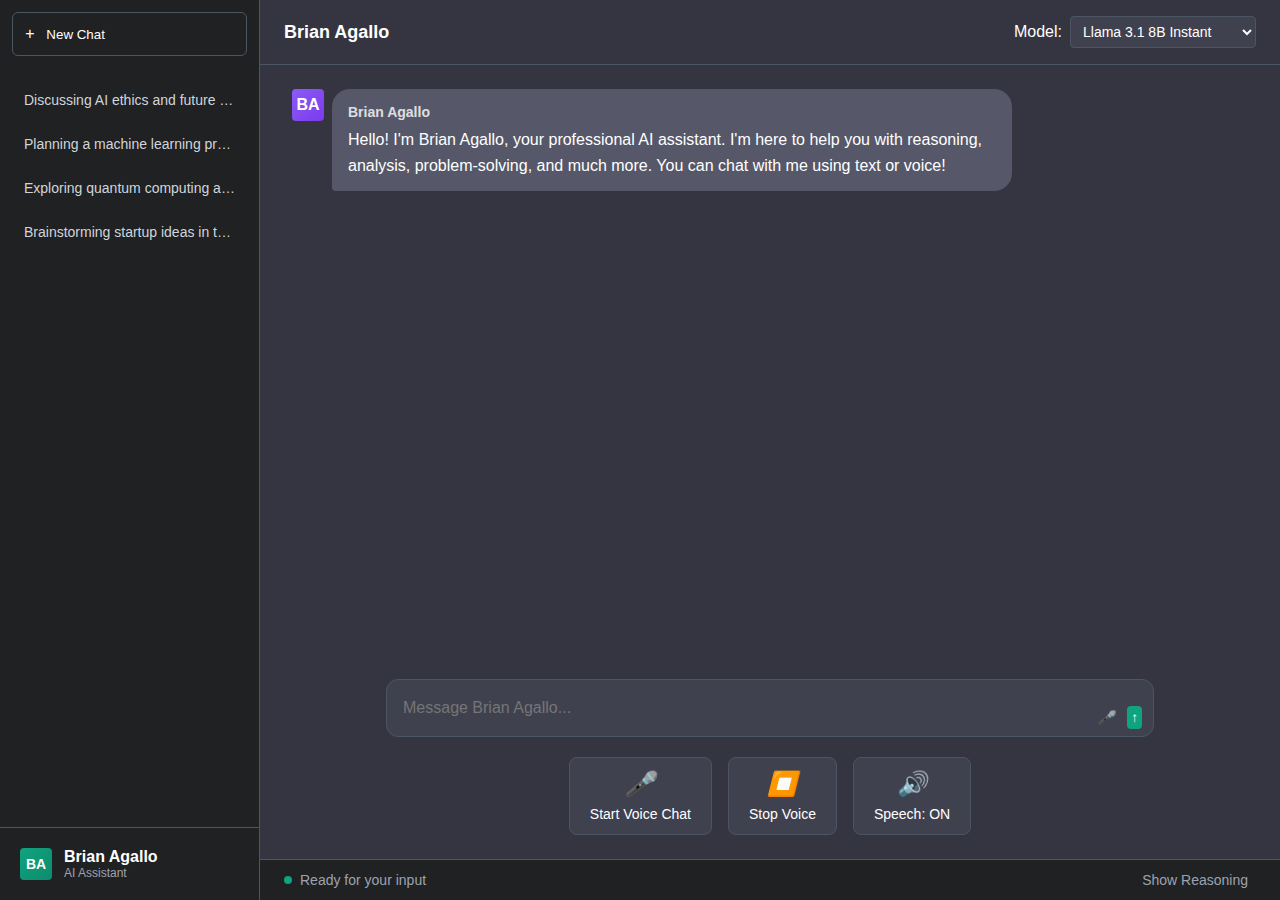
<file: index.html>
<!DOCTYPE html>
<html lang="en">
<head>
    <meta charset="UTF-8">
    <meta name="viewport" content="width=device-width, initial-scale=1.0">
    <title>Brian Agallo - AI Assistant with Voice Chat</title>
    <style>
        :root {
            --primary: #10a37f;
            --primary-dark: #0d8c6c;
            --sidebar: #202123;
            --chat-bg: #343541;
            --message-user: #444654;
            --message-bot: #343541;
            --text-primary: #ffffff;
            --text-secondary: #d1d5db;
            --text-muted: #9ca3af;
            --border: #4b5563;
            --input-bg: #40414f;
            --user-bubble: #10a37f;
            --bot-bubble: #565869;
            --voice-active: #ef4444;
        }
        
        * {
            margin: 0;
            padding: 0;
            box-sizing: border-box;
            font-family: -apple-system, BlinkMacSystemFont, 'Segoe UI', Roboto, Oxygen, Ubuntu, sans-serif;
        }
        
        body {
            background-color: var(--chat-bg);
            color: var(--text-primary);
            height: 100vh;
            overflow: hidden;
        }
        
        .app-container {
            display: flex;
            height: 100vh;
        }
        
        /* Sidebar Styles */
        .sidebar {
            width: 260px;
            background-color: var(--sidebar);
            display: flex;
            flex-direction: column;
            border-right: 1px solid var(--border);
        }
        
        .new-chat-btn {
            margin: 12px;
            padding: 12px;
            background-color: transparent;
            border: 1px solid var(--border);
            border-radius: 6px;
            color: var(--text-primary);
            cursor: pointer;
            display: flex;
            align-items: center;
            gap: 12px;
            transition: all 0.2s;
        }
        
        .new-chat-btn:hover {
            background-color: rgba(255, 255, 255, 0.1);
        }
        
        .new-chat-btn i {
            font-size: 16px;
        }
        
        .history {
            flex: 1;
            overflow-y: auto;
            padding: 12px;
        }
        
        .history-item {
            padding: 12px;
            border-radius: 6px;
            cursor: pointer;
            margin-bottom: 4px;
            color: var(--text-secondary);
            font-size: 14px;
            white-space: nowrap;
            overflow: hidden;
            text-overflow: ellipsis;
        }
        
        .history-item:hover {
            background-color: rgba(255, 255, 255, 0.05);
        }
        
        .sidebar-footer {
            padding: 12px;
            border-top: 1px solid var(--border);
        }
        
        .user-info {
            display: flex;
            align-items: center;
            gap: 12px;
            padding: 8px;
            border-radius: 6px;
            cursor: pointer;
        }
        
        .user-info:hover {
            background-color: rgba(255, 255, 255, 0.05);
        }
        
        .user-avatar {
            width: 32px;
            height: 32px;
            border-radius: 4px;
            background: linear-gradient(135deg, var(--primary), #2563eb);
            display: flex;
            align-items: center;
            justify-content: center;
            font-weight: bold;
            font-size: 14px;
        }
        
        /* Main Chat Area */
        .main-content {
            flex: 1;
            display: flex;
            flex-direction: column;
            position: relative;
        }
        
        .chat-header {
            padding: 16px 24px;
            border-bottom: 1px solid var(--border);
            display: flex;
            align-items: center;
            justify-content: space-between;
        }
        
        .chat-title {
            font-size: 18px;
            font-weight: 600;
        }
        
        .model-selector {
            display: flex;
            align-items: center;
            gap: 8px;
        }
        
        .model-selector select {
            background-color: var(--input-bg);
            color: var(--text-primary);
            border: 1px solid var(--border);
            border-radius: 4px;
            padding: 6px 8px;
            font-size: 14px;
            outline: none;
        }
        
        .messages-container {
            flex: 1;
            overflow-y: auto;
            padding: 24px;
            display: flex;
            flex-direction: column;
            gap: 16px;
        }
        
        .message {
            display: flex;
            max-width: 100%;
            line-height: 1.6;
        }
        
        .user-message {
            justify-content: flex-end;
        }
        
        .bot-message {
            justify-content: flex-start;
        }
        
        .message-avatar {
            width: 32px;
            height: 32px;
            border-radius: 4px;
            display: flex;
            align-items: center;
            justify-content: center;
            font-weight: bold;
            flex-shrink: 0;
            margin: 0 8px;
        }
        
        .user-avatar {
            background: linear-gradient(135deg, #10a37f, #0d8c6c);
        }
        
        .bot-avatar {
            background: linear-gradient(135deg, #8b5cf6, #7c3aed);
        }
        
        .message-content {
            max-width: 70%;
            padding: 12px 16px;
            border-radius: 18px;
            position: relative;
            word-wrap: break-word;
        }
        
        .user-message .message-content {
            background-color: var(--user-bubble);
            color: white;
            border-bottom-right-radius: 4px;
        }
        
        .bot-message .message-content {
            background-color: var(--bot-bubble);
            color: var(--text-primary);
            border-bottom-left-radius: 4px;
        }
        
        .message-sender {
            font-weight: 600;
            margin-bottom: 4px;
            font-size: 14px;
            opacity: 0.8;
        }
        
        /* Input Area */
        .input-container {
            padding: 24px;
            position: relative;
        }
        
        .input-wrapper {
            position: relative;
            max-width: 768px;
            margin: 0 auto;
        }
        
        .user-input {
            width: 100%;
            padding: 16px 48px 16px 16px;
            background-color: var(--input-bg);
            border: 1px solid var(--border);
            border-radius: 12px;
            color: var(--text-primary);
            font-size: 16px;
            resize: none;
            outline: none;
            line-height: 1.5;
            max-height: 200px;
            min-height: 56px;
        }
        
        .user-input:focus {
            border-color: var(--primary);
        }
        
        .input-buttons {
            position: absolute;
            right: 12px;
            bottom: 12px;
            display: flex;
            gap: 8px;
        }
        
        .input-btn {
            background: transparent;
            border: none;
            color: var(--text-muted);
            cursor: pointer;
            padding: 4px;
            border-radius: 4px;
            display: flex;
            align-items: center;
            justify-content: center;
        }
        
        .input-btn:hover {
            color: var(--text-primary);
            background-color: rgba(255, 255, 255, 0.1);
        }
        
        .send-btn {
            background-color: var(--primary);
            color: white;
        }
        
        .send-btn:hover {
            background-color: var(--primary-dark);
        }
        
        .send-btn:disabled {
            background-color: var(--border);
            cursor: not-allowed;
        }
        
        /* Voice Controls */
        .voice-controls {
            display: flex;
            justify-content: center;
            gap: 16px;
            margin-top: 16px;
        }
        
        .voice-btn {
            display: flex;
            flex-direction: column;
            align-items: center;
            gap: 8px;
            padding: 12px 20px;
            background-color: var(--input-bg);
            border: 1px solid var(--border);
            border-radius: 8px;
            color: var(--text-primary);
            cursor: pointer;
            transition: all 0.2s;
        }
        
        .voice-btn:hover {
            background-color: rgba(255, 255, 255, 0.05);
        }
        
        .voice-btn.active {
            background-color: var(--voice-active);
            color: white;
        }
        
        .voice-btn i {
            font-size: 24px;
        }
        
        .voice-btn-text {
            font-size: 14px;
        }
        
        /* Voice Visualization */
        .voice-visualizer {
            display: flex;
            justify-content: center;
            align-items: center;
            gap: 4px;
            margin-top: 8px;
            height: 20px;
        }
        
        .voice-bar {
            width: 4px;
            height: 4px;
            background-color: var(--text-muted);
            border-radius: 2px;
            transition: height 0.1s ease;
        }
        
        .voice-bar.active {
            background-color: var(--voice-active);
        }
        
        /* Reasoning Panel */
        .reasoning-panel {
            position: absolute;
            right: 0;
            top: 0;
            bottom: 0;
            width: 320px;
            background-color: var(--sidebar);
            border-left: 1px solid var(--border);
            transform: translateX(100%);
            transition: transform 0.3s ease;
            display: flex;
            flex-direction: column;
        }
        
        .reasoning-panel.open {
            transform: translateX(0);
        }
        
        .reasoning-header {
            padding: 16px;
            border-bottom: 1px solid var(--border);
            display: flex;
            align-items: center;
            justify-content: space-between;
        }
        
        .reasoning-title {
            font-size: 16px;
            font-weight: 600;
            display: flex;
            align-items: center;
            gap: 8px;
        }
        
        .close-reasoning {
            background: transparent;
            border: none;
            color: var(--text-muted);
            cursor: pointer;
            padding: 4px;
            border-radius: 4px;
        }
        
        .close-reasoning:hover {
            color: var(--text-primary);
            background-color: rgba(255, 255, 255, 0.1);
        }
        
        .reasoning-content {
            flex: 1;
            overflow-y: auto;
            padding: 16px;
        }
        
        .reasoning-step {
            margin-bottom: 16px;
            padding: 12px;
            background-color: rgba(255, 255, 255, 0.05);
            border-radius: 8px;
            border-left: 3px solid var(--primary);
        }
        
        .step-header {
            display: flex;
            justify-content: space-between;
            margin-bottom: 8px;
            font-size: 14px;
            font-weight: 600;
            color: var(--primary);
        }
        
        .step-time {
            color: var(--text-muted);
            font-size: 12px;
        }
        
        .step-content {
            font-size: 14px;
            color: var(--text-secondary);
            line-height: 1.5;
        }
        
        /* Status and Typing Indicators */
        .status-bar {
            padding: 8px 24px;
            background-color: var(--sidebar);
            border-top: 1px solid var(--border);
            display: flex;
            align-items: center;
            justify-content: space-between;
            font-size: 14px;
            color: var(--text-muted);
        }
        
        .status {
            display: flex;
            align-items: center;
            gap: 8px;
        }
        
        .status-dot {
            width: 8px;
            height: 8px;
            border-radius: 50%;
            background-color: var(--primary);
        }
        
        .status-dot.thinking {
            background-color: #f59e0b;
            animation: pulse 1.5s infinite;
        }
        
        @keyframes pulse {
            0% { opacity: 1; }
            50% { opacity: 0.5; }
            100% { opacity: 1; }
        }
        
        .typing-indicator {
            display: flex;
            align-items: center;
            gap: 8px;
            color: var(--text-muted);
        }
        
        .typing-dots {
            display: flex;
            gap: 4px;
        }
        
        .typing-dot {
            width: 6px;
            height: 6px;
            border-radius: 50%;
            background-color: var(--text-muted);
            animation: typing 1.4s infinite ease-in-out;
        }
        
        .typing-dot:nth-child(1) { animation-delay: -0.32s; }
        .typing-dot:nth-child(2) { animation-delay: -0.16s; }
        
        @keyframes typing {
            0%, 80%, 100% { transform: scale(0.8); opacity: 0.5; }
            40% { transform: scale(1); opacity: 1; }
        }
        
        .toggle-reasoning {
            background: transparent;
            border: none;
            color: var(--text-muted);
            cursor: pointer;
            padding: 4px 8px;
            border-radius: 4px;
            font-size: 14px;
        }
        
        .toggle-reasoning:hover {
            color: var(--text-primary);
            background-color: rgba(255, 255, 255, 0.1);
        }
        
        /* Mobile Responsive */
        @media (max-width: 768px) {
            .sidebar {
                position: absolute;
                left: -260px;
                z-index: 10;
                transition: left 0.3s ease;
            }
            
            .sidebar.open {
                left: 0;
            }
            
            .reasoning-panel {
                width: 100%;
            }
            
            .message-content {
                max-width: 85%;
            }
            
            .voice-controls {
                flex-direction: column;
                gap: 8px;
            }
        }
    </style>
</head>
<body>
    <div class="app-container">
        <!-- Sidebar -->
        <div class="sidebar">
            <button class="new-chat-btn">
                <i>+</i> New Chat
            </button>
            <div class="history">
                <div class="history-item">Discussing AI ethics and future implications</div>
                <div class="history-item">Planning a machine learning project roadmap</div>
                <div class="history-item">Exploring quantum computing applications</div>
                <div class="history-item">Brainstorming startup ideas in tech</div>
            </div>
            <div class="sidebar-footer">
                <div class="user-info">
                    <div class="user-avatar">BA</div>
                    <div>
                        <div style="font-weight: 600;">Brian Agallo</div>
                        <div style="font-size: 12px; color: var(--text-muted);">AI Assistant</div>
                    </div>
                </div>
            </div>
        </div>
        
        <!-- Main Chat Area -->
        <div class="main-content">
            <div class="chat-header">
                <div class="chat-title">Brian Agallo</div>
                <div class="model-selector">
                    <label>Model:</label>
                    <select id="model-select">
                        <option value="llama-3.1-8b-instant">Llama 3.1 8B Instant</option>
                        <option value="llama-3.1-70b-versatile">Llama 3.1 70B Versatile</option>
                        <option value="mixtral-8x7b-32768">Mixtral 8x7B</option>
                        <option value="gemma2-9b-it">Gemma2 9B</option>
                    </select>
                </div>
            </div>
            
            <div class="messages-container" id="messages-container">
                <div class="message bot-message">
                    <div class="message-avatar bot-avatar">BA</div>
                    <div class="message-content">
                        <div class="message-sender">Brian Agallo</div>
                        <div>Hello! I'm Brian Agallo, your professional AI assistant. I'm here to help you with reasoning, analysis, problem-solving, and much more. You can chat with me using text or voice!</div>
                    </div>
                </div>
            </div>
            
            <div class="input-container">
                <div class="input-wrapper">
                    <textarea class="user-input" id="user-input" placeholder="Message Brian Agallo..." rows="1"></textarea>
                    <div class="input-buttons">
                        <button class="input-btn" id="voice-input-btn" title="Voice Input">
                            <i>🎤</i>
                        </button>
                        <button class="input-btn send-btn" id="send-btn">
                            <i>↑</i>
                        </button>
                    </div>
                </div>
                
                <!-- Voice Controls -->
                <div class="voice-controls">
                    <button class="voice-btn" id="start-voice-btn">
                        <i>🎤</i>
                        <span class="voice-btn-text">Start Voice Chat</span>
                    </button>
                    <button class="voice-btn" id="stop-voice-btn" disabled>
                        <i>⏹️</i>
                        <span class="voice-btn-text">Stop Voice</span>
                    </button>
                    <button class="voice-btn" id="toggle-speech-btn">
                        <i>🔊</i>
                        <span class="voice-btn-text">Speech: ON</span>
                    </button>
                </div>
                
                <!-- Voice Visualization -->
                <div class="voice-visualizer" id="voice-visualizer" style="display: none;">
                    <div class="voice-bar"></div>
                    <div class="voice-bar"></div>
                    <div class="voice-bar"></div>
                    <div class="voice-bar"></div>
                    <div class="voice-bar"></div>
                    <div class="voice-bar"></div>
                    <div class="voice-bar"></div>
                    <div class="voice-bar"></div>
                    <div class="voice-bar"></div>
                    <div class="voice-bar"></div>
                </div>
            </div>
            
            <div class="status-bar">
                <div class="status">
                    <div class="status-dot" id="status-dot"></div>
                    <span id="status-text">Ready for your input</span>
                </div>
                <div class="typing-indicator" id="typing-indicator" style="display: none;">
                    <span>Brian is thinking</span>
                    <div class="typing-dots">
                        <div class="typing-dot"></div>
                        <div class="typing-dot"></div>
                        <div class="typing-dot"></div>
                    </div>
                </div>
                <button class="toggle-reasoning" id="toggle-reasoning">Show Reasoning</button>
            </div>
        </div>
        
        <!-- Reasoning Panel -->
        <div class="reasoning-panel" id="reasoning-panel">
            <div class="reasoning-header">
                <div class="reasoning-title">
                    <i>🧠</i> Brian's Reasoning Process
                </div>
                <button class="close-reasoning" id="close-reasoning">×</button>
            </div>
            <div class="reasoning-content" id="reasoning-content">
                <div class="reasoning-step">
                    <div class="step-header">
                        <span>System Initialized</span>
                        <span class="step-time" id="current-time"></span>
                    </div>
                    <div class="step-content">Brian Agallo is ready. Waiting for user input to begin reasoning process.</div>
                </div>
            </div>
        </div>
    </div>

    <script>
        // DOM Elements
        const messagesContainer = document.getElementById('messages-container');
        const userInput = document.getElementById('user-input');
        const sendBtn = document.getElementById('send-btn');
        const voiceInputBtn = document.getElementById('voice-input-btn');
        const startVoiceBtn = document.getElementById('start-voice-btn');
        const stopVoiceBtn = document.getElementById('stop-voice-btn');
        const toggleSpeechBtn = document.getElementById('toggle-speech-btn');
        const voiceVisualizer = document.getElementById('voice-visualizer');
        const statusText = document.getElementById('status-text');
        const statusDot = document.getElementById('status-dot');
        const typingIndicator = document.getElementById('typing-indicator');
        const reasoningContent = document.getElementById('reasoning-content');
        const reasoningPanel = document.getElementById('reasoning-panel');
        const toggleReasoningBtn = document.getElementById('toggle-reasoning');
        const closeReasoningBtn = document.getElementById('close-reasoning');
        const currentTimeEl = document.getElementById('current-time');
        const modelSelect = document.getElementById('model-select');
        
        // Voice settings
        let isSpeechEnabled = true;
        let isVoiceActive = false;
        let voiceBars = [];
        
        // Update current time
        function updateTime() {
            const now = new Date();
            currentTimeEl.textContent = now.toLocaleTimeString([], {hour: '2-digit', minute:'2-digit'});
        }
        setInterval(updateTime, 1000);
        updateTime();
        
        // API Configuration for Groq
        const GROQ_API_URL = "https://api.groq.com/openai/v1/chat/completions";
        const API_KEY = "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";
        
        // Available Groq Models
        const GROQ_MODELS = {
            "llama-3.1-8b-instant": "llama-3.1-8b-instant",
            "llama-3.1-70b-versatile": "llama-3.1-70b-versatile", 
            "mixtral-8x7b-32768": "mixtral-8x7b-32768",
            "gemma2-9b-it": "gemma2-9b-it"
        };
        
        // Conversation history
        let conversationHistory = [
            {
                role: "system",
                content: `You are Brian Agallo, a professional AI assistant with advanced reasoning capabilities. 
                You have a personality that is professional yet approachable.
                Always think step by step before answering. 
                Provide clear, accurate, and helpful responses.
                If you need to reason through something, explain your thought process.
                Keep responses conversational but informative.
                Be concise but thorough in your explanations.
                You enjoy helping people solve problems and learn new things.
                When appropriate, you can share insights about your reasoning process.`
            }
        ];
        
        // Initialize voice visualization bars
        function initializeVoiceVisualizer() {
            voiceBars = Array.from(voiceVisualizer.querySelectorAll('.voice-bar'));
        }
        
        // Update voice visualization
        function updateVoiceVisualization(volume) {
            if (!isVoiceActive) return;
            
            voiceBars.forEach((bar, index) => {
                const shouldBeActive = index < Math.floor(volume / 10);
                if (shouldBeActive) {
                    bar.classList.add('active');
                    bar.style.height = `${10 + (index * 5)}px`;
                } else {
                    bar.classList.remove('active');
                    bar.style.height = '4px';
                }
            });
        }
        
        // Auto-resize textarea
        userInput.addEventListener('input', function() {
            this.style.height = 'auto';
            this.style.height = (this.scrollHeight) + 'px';
        });
        
        // Speech Recognition Setup
        const SpeechRecognition = window.SpeechRecognition || window.webkitSpeechRecognition;
        let recognition;
        let isListening = false;
        
        if (SpeechRecognition) {
            recognition = new SpeechRecognition();
            recognition.continuous = false;
            recognition.interimResults = true;
            recognition.lang = 'en-US';
            
            recognition.onstart = function() {
                statusText.textContent = "Listening... Speak now";
                voiceInputBtn.style.color = "#ef4444";
                startVoiceBtn.classList.add('active');
                stopVoiceBtn.disabled = false;
                isListening = true;
                isVoiceActive = true;
                voiceVisualizer.style.display = 'flex';
            };
            
            recognition.onresult = function(event) {
                const transcript = Array.from(event.results)
                    .map(result => result[0])
                    .map(result => result.transcript)
                    .join('');
                
                userInput.value = transcript;
                userInput.dispatchEvent(new Event('input'));
                
                // Simulate voice visualization based on transcript length
                const volume = Math.min(100, transcript.length * 2);
                updateVoiceVisualization(volume);
            };
            
            recognition.onerror = function(event) {
                console.error("Speech recognition error:", event.error);
                statusText.textContent = "Error: " + event.error;
                voiceInputBtn.style.color = "";
                startVoiceBtn.classList.remove('active');
                stopVoiceBtn.disabled = true;
                isListening = false;
                isVoiceActive = false;
                voiceVisualizer.style.display = 'none';
            };
            
            recognition.onend = function() {
                if (isListening) {
                    statusText.textContent = "Processing your voice input...";
                    voiceInputBtn.style.color = "";
                    startVoiceBtn.classList.remove('active');
                    stopVoiceBtn.disabled = true;
                    isListening = false;
                    isVoiceActive = false;
                    voiceVisualizer.style.display = 'none';
                    
                    // Auto-send if there's text
                    if (userInput.value.trim()) {
                        setTimeout(() => {
                            sendMessage();
                        }, 500);
                    }
                }
            };
        } else {
            voiceInputBtn.disabled = true;
            startVoiceBtn.disabled = true;
            voiceInputBtn.title = "Speech Recognition not supported in your browser";
            startVoiceBtn.title = "Speech Recognition not supported in your browser";
        }
        
        // Event Listeners
        sendBtn.addEventListener('click', sendMessage);
        userInput.addEventListener('keypress', function(e) {
            if (e.key === 'Enter' && !e.shiftKey) {
                e.preventDefault();
                sendMessage();
            }
        });
        
        voiceInputBtn.addEventListener('click', toggleVoiceRecognition);
        startVoiceBtn.addEventListener('click', startVoiceRecognition);
        stopVoiceBtn.addEventListener('click', stopVoiceRecognition);
        toggleSpeechBtn.addEventListener('click', toggleSpeech);
        toggleReasoningBtn.addEventListener('click', toggleReasoningPanel);
        closeReasoningBtn.addEventListener('click', closeReasoningPanel);
        
        // Functions
        function toggleVoiceRecognition() {
            if (!SpeechRecognition) {
                statusText.textContent = "Speech recognition not supported in your browser";
                return;
            }
            
            if (isListening) {
                recognition.stop();
            } else {
                userInput.value = '';
                userInput.dispatchEvent(new Event('input'));
                recognition.start();
            }
        }
        
        function startVoiceRecognition() {
            if (!SpeechRecognition) {
                statusText.textContent = "Speech recognition not supported in your browser";
                return;
            }
            
            userInput.value = '';
            userInput.dispatchEvent(new Event('input'));
            recognition.start();
        }
        
        function stopVoiceRecognition() {
            if (isListening) {
                recognition.stop();
            }
        }
        
        function toggleSpeech() {
            isSpeechEnabled = !isSpeechEnabled;
            toggleSpeechBtn.querySelector('.voice-btn-text').textContent = 
                `Speech: ${isSpeechEnabled ? 'ON' : 'OFF'}`;
            toggleSpeechBtn.style.backgroundColor = isSpeechEnabled ? '' : 'var(--text-muted)';
        }
        
        function toggleReasoningPanel() {
            reasoningPanel.classList.toggle('open');
            toggleReasoningBtn.textContent = reasoningPanel.classList.contains('open') ? 'Hide Reasoning' : 'Show Reasoning';
        }
        
        function closeReasoningPanel() {
            reasoningPanel.classList.remove('open');
            toggleReasoningBtn.textContent = 'Show Reasoning';
        }
        
        function addMessage(message, isUser = false) {
            const messageDiv = document.createElement('div');
            messageDiv.classList.add('message');
            messageDiv.classList.add(isUser ? 'user-message' : 'bot-message');
            
            if (isUser) {
                messageDiv.innerHTML = `
                    <div class="message-content">
                        <div class="message-sender">You</div>
                        <div>${message}</div>
                    </div>
                    <div class="message-avatar user-avatar">You</div>
                `;
            } else {
                messageDiv.innerHTML = `
                    <div class="message-avatar bot-avatar">BA</div>
                    <div class="message-content">
                        <div class="message-sender">Brian Agallo</div>
                        <div>${message}</div>
                    </div>
                `;
            }
            
            messagesContainer.appendChild(messageDiv);
            messagesContainer.scrollTop = messagesContainer.scrollHeight;
        }
        
        function addReasoningStep(step) {
            const stepDiv = document.createElement('div');
            stepDiv.classList.add('reasoning-step');
            
            stepDiv.innerHTML = `
                <div class="step-header">
                    <span>${step.title}</span>
                    <span class="step-time">${new Date().toLocaleTimeString([], {hour: '2-digit', minute:'2-digit'})}</span>
                </div>
                <div class="step-content">${step.content}</div>
            `;
            
            reasoningContent.appendChild(stepDiv);
            reasoningContent.scrollTop = reasoningContent.scrollHeight;
        }
        
        function showTypingIndicator() {
            typingIndicator.style.display = 'flex';
            statusDot.classList.add('thinking');
        }
        
        function hideTypingIndicator() {
            typingIndicator.style.display = 'none';
            statusDot.classList.remove('thinking');
        }
        
        async function sendMessage() {
            const message = userInput.value.trim();
            if (!message) return;
            
            // Add user message to chat
            addMessage(message, true);
            userInput.value = '';
            userInput.style.height = 'auto';
            
            // Add to conversation history
            conversationHistory.push({
                role: "user",
                content: message
            });
            
            // Show typing indicator
            showTypingIndicator();
            statusText.textContent = "Brian is processing your request...";
            sendBtn.disabled = true;
            
            try {
                // Clear previous reasoning
                reasoningContent.innerHTML = '';
                addReasoningStep({
                    title: "Process Started",
                    content: "Beginning to analyze your query and generate a response."
                });
                
                // Step 1: Analyze the query
                addReasoningStep({
                    title: "Analyzing Query",
                    content: `Understanding the intent behind: "${message}"`
                });
                
                // Get selected model
                const selectedModel = GROQ_MODELS[modelSelect.value];
                
                // Step 2: Generate response using Groq API
                addReasoningStep({
                    title: "Generating Response",
                    content: `Using ${selectedModel} model to formulate an accurate and helpful response.`
                });
                
                // Call Groq API
                const response = await fetch(GROQ_API_URL, {
                    method: "POST",
                    headers: {
                        "Authorization": `Bearer ${API_KEY}`,
                        "Content-Type": "application/json"
                    },
                    body: JSON.stringify({
                        messages: conversationHistory,
                        model: selectedModel,
                        temperature: 0.7,
                        max_tokens: 1024,
                        stream: false
                    })
                });
                
                if (!response.ok) {
                    const errorText = await response.text();
                    throw new Error(`API error: ${response.status} - ${errorText}`);
                }
                
                const data = await response.json();
                
                // Extract the generated text from the response
                let botResponse = "I'm not sure how to respond to that.";
                if (data && data.choices && data.choices[0] && data.choices[0].message) {
                    botResponse = data.choices[0].message.content;
                    
                    // Add to conversation history
                    conversationHistory.push({
                        role: "assistant",
                        content: botResponse
                    });
                    
                    // Limit conversation history to prevent token overflow
                    if (conversationHistory.length > 10) {
                        conversationHistory = [
                            conversationHistory[0], // Keep system message
                            ...conversationHistory.slice(-8) // Keep last 8 exchanges
                        ];
                    }
                }
                
                // Add reasoning steps based on the response
                if (botResponse.length > 100) {
                    addReasoningStep({
                        title: "Processing Information",
                        content: "Analyzing the available information and structuring the response."
                    });
                    
                    addReasoningStep({
                        title: "Formulating Answer",
                        content: "Creating a comprehensive and helpful response based on the analysis."
                    });
                }
                
                // Add final reasoning step
                addReasoningStep({
                    title: "Response Generated",
                    content: "The response has been formulated and is ready to be delivered."
                });
                
                // Add bot response to chat
                addMessage(botResponse);
                
                // Speak the response if enabled
                if (isSpeechEnabled) {
                    speakResponse(botResponse);
                } else {
                    statusText.textContent = "Response received";
                    hideTypingIndicator();
                    sendBtn.disabled = false;
                }
                
            } catch (error) {
                console.error("Error:", error);
                hideTypingIndicator();
                
                // Add error to reasoning
                addReasoningStep({
                    title: "Error Occurred",
                    content: `Failed to generate response: ${error.message}`
                });
                
                // Fallback response if API fails
                const fallbackResponses = [
                    "I apologize, but I'm having trouble processing your request right now. Please try again.",
                    "It seems there's a connection issue. Please check your internet connection and try again.",
                    "I'm currently experiencing technical difficulties. Please try again in a moment."
                ];
                
                const randomResponse = fallbackResponses[Math.floor(Math.random() * fallbackResponses.length)];
                addMessage(randomResponse);
                statusText.textContent = "Error: " + error.message;
                sendBtn.disabled = false;
            }
        }
        
        function speakResponse(text) {
            if ('speechSynthesis' in window) {
                // Stop any ongoing speech
                window.speechSynthesis.cancel();
                
                // Clean the text for speech (remove markdown, etc.)
                const cleanText = text.replace(/[#*\[\]_`]/g, '');
                
                const utterance = new SpeechSynthesisUtterance(cleanText);
                utterance.rate = 1.0;
                utterance.pitch = 1.0;
                utterance.volume = 0.8;
                
                utterance.onstart = function() {
                    statusText.textContent = "Brian is speaking...";
                };
                
                utterance.onend = function() {
                    statusText.textContent = "Ready for your input";
                    statusDot.classList.remove('thinking');
                    voiceInputBtn.style.color = "";
                    isListening = false;
                    userInput.focus();
                    addReasoningStep({
                        title: "Response Delivered",
                        content: "The response has been spoken and the conversation is ready to continue."
                    });
                    hideTypingIndicator();
                    sendBtn.disabled = false;
                };
                
                utterance.onerror = function(event) {
                    console.error("Speech synthesis error:", event);
                    statusText.textContent = "Speech error, but response received";
                    hideTypingIndicator();
                    sendBtn.disabled = false;
                };
                
                window.speechSynthesis.speak(utterance);
            } else {
                // If speech synthesis is not available, just reset the UI
                statusText.textContent = "Ready for your input";
                statusDot.classList.remove('thinking');
                userInput.focus();
                hideTypingIndicator();
                sendBtn.disabled = false;
            }
        }
        
        // Initialize the voice visualizer
        initializeVoiceVisualizer();
        
        // Initialize with a welcome message
        window.onload = function() {
            setTimeout(() => {
                if ('speechSynthesis' in window && isSpeechEnabled) {
                    speakResponse("Hello! I'm Brian Agallo, your professional AI assistant. I'm here to help you with reasoning, analysis, problem-solving, and much more. You can chat with me using text or voice!");
                }
            }, 1000);
        };
    </script>
</body>
</html>
</file>
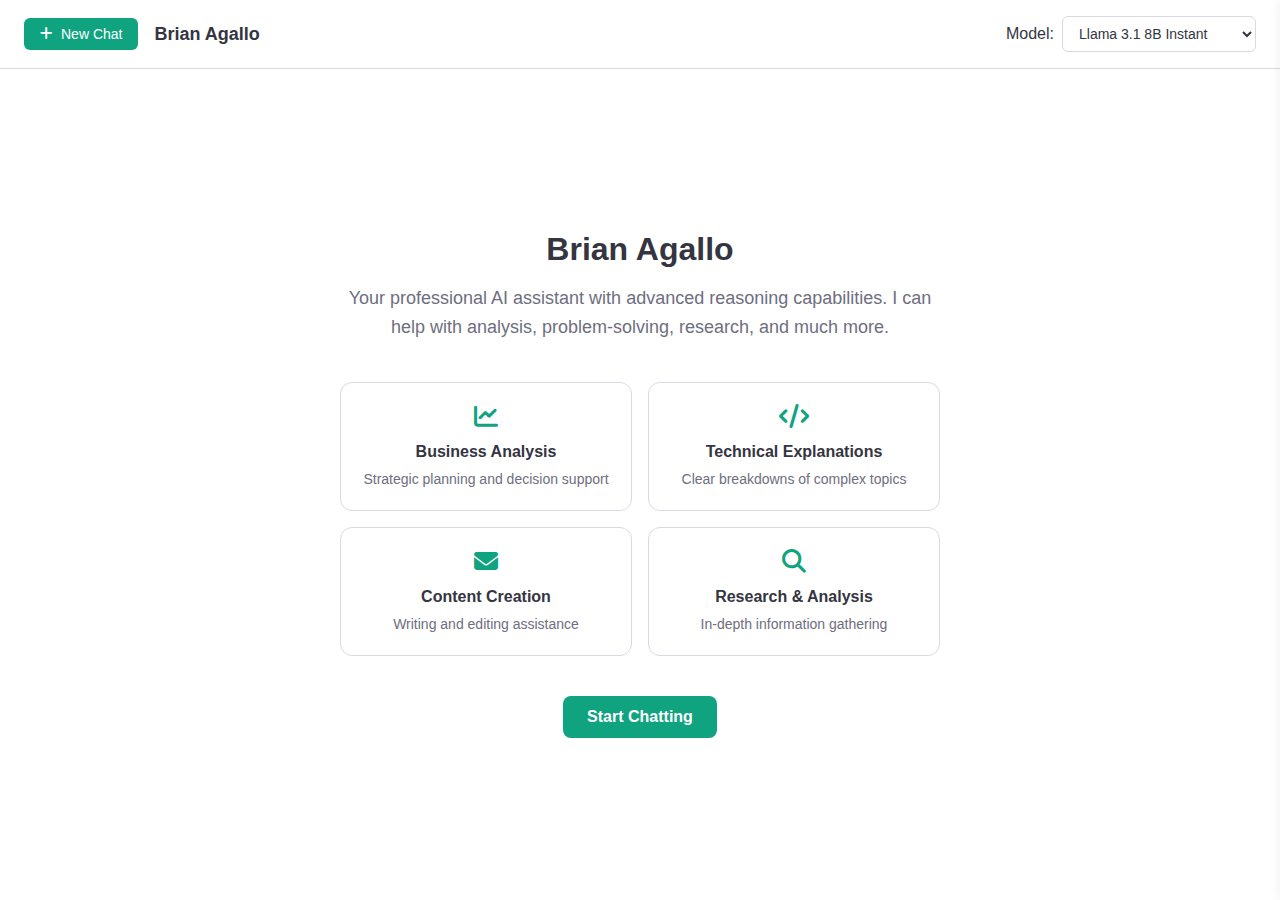
<file: 9.html>
<!DOCTYPE html>
<html lang="en">
<head>
    <meta charset="UTF-8">
    <meta name="viewport" content="width=device-width, initial-scale=1.0">
    <title>Brian Agallo - AI Assistant</title>
    <link rel="stylesheet" href="https://cdnjs.cloudflare.com/ajax/libs/font-awesome/6.4.0/css/all.min.css">
    <style>
        :root {
            --primary: #10a37f;
            --primary-dark: #0d8c6c;
            --primary-light: #e6f7f3;
            --chat-bg: #ffffff;
            --message-user-bg: #f7f7f8;
            --message-bot-bg: #ffffff;
            --message-user-border: #e5e5e5;
            --message-bot-border: #e5e5e5;
            --text-primary: #343541;
            --text-secondary: #6e6e80;
            --text-muted: #8e8ea0;
            --border: #d9d9e3;
            --input-bg: #ffffff;
            --shadow: 0 2px 10px rgba(0, 0, 0, 0.05);
        }
        
        * {
            margin: 0;
            padding: 0;
            box-sizing: border-box;
            font-family: -apple-system, BlinkMacSystemFont, 'Segoe UI', Roboto, Oxygen, Ubuntu, sans-serif;
        }
        
        body {
            background-color: var(--chat-bg);
            color: var(--text-primary);
            height: 100vh;
            overflow: hidden;
        }
        
        .app-container {
            display: flex;
            height: 100vh;
            flex-direction: column;
        }
        
        /* Header Styles */
        .chat-header {
            padding: 16px 24px;
            border-bottom: 1px solid var(--border);
            display: flex;
            align-items: center;
            justify-content: space-between;
            background-color: white;
            box-shadow: 0 1px 3px rgba(0, 0, 0, 0.05);
            flex-shrink: 0;
        }
        
        .header-left {
            display: flex;
            align-items: center;
            gap: 16px;
        }
        
        .chat-title {
            font-size: 18px;
            font-weight: 600;
            color: var(--text-primary);
        }
        
        .new-chat-btn {
            background-color: var(--primary);
            color: white;
            border: none;
            padding: 8px 16px;
            border-radius: 6px;
            font-size: 14px;
            font-weight: 500;
            cursor: pointer;
            transition: background-color 0.2s;
            display: flex;
            align-items: center;
            gap: 8px;
        }
        
        .new-chat-btn:hover {
            background-color: var(--primary-dark);
        }
        
        .model-selector {
            display: flex;
            align-items: center;
            gap: 8px;
        }
        
        .model-selector select {
            background-color: white;
            color: var(--text-primary);
            border: 1px solid var(--border);
            border-radius: 6px;
            padding: 8px 12px;
            font-size: 14px;
            outline: none;
            cursor: pointer;
        }
        
        /* Main Chat Area */
        .main-content {
            flex: 1;
            display: flex;
            flex-direction: column;
            position: relative;
            background-color: var(--chat-bg);
            overflow: hidden;
        }
        
        .messages-container {
            flex: 1;
            overflow-y: auto;
            padding: 24px;
            display: flex;
            flex-direction: column;
            gap: 24px;
            background-color: var(--chat-bg);
        }
        
        .message {
            display: flex;
            gap: 16px;
            max-width: 100%;
            line-height: 1.6;
        }
        
        .message-avatar {
            width: 32px;
            height: 32px;
            border-radius: 4px;
            display: flex;
            align-items: center;
            justify-content: center;
            font-weight: bold;
            flex-shrink: 0;
            font-size: 14px;
        }
        
        .user-avatar {
            background: linear-gradient(135deg, #10a37f, #0d8c6c);
            color: white;
        }
        
        .bot-avatar {
            background: linear-gradient(135deg, #8b5cf6, #7c3aed);
            color: white;
        }
        
        .message-content {
            flex: 1;
            max-width: calc(100% - 48px);
        }
        
        .message-bubble {
            padding: 16px 20px;
            border-radius: 16px;
            box-shadow: var(--shadow);
            position: relative;
            line-height: 1.6;
            font-size: 15px;
        }
        
        .user-message .message-bubble {
            background-color: var(--primary-light);
            border: 1px solid var(--message-user-border);
            border-bottom-right-radius: 4px;
            color: var(--text-primary);
        }
        
        .bot-message .message-bubble {
            background-color: var(--message-bot-bg);
            border: 1px solid var(--message-bot-border);
            border-bottom-left-radius: 4px;
            color: var(--text-primary);
        }
        
        .message-sender {
            font-weight: 600;
            margin-bottom: 8px;
            font-size: 14px;
            color: var(--text-secondary);
        }
        
        .message-time {
            font-size: 12px;
            color: var(--text-muted);
            margin-top: 8px;
            text-align: right;
        }
        
        .bot-message .message-time {
            text-align: left;
        }
        
        /* Input Area */
        .input-container {
            padding: 24px;
            position: relative;
            background-color: white;
            border-top: 1px solid var(--border);
            flex-shrink: 0;
        }
        
        .input-wrapper {
            position: relative;
            max-width: 768px;
            margin: 0 auto;
            background-color: white;
            border: 1px solid var(--border);
            border-radius: 12px;
            box-shadow: 0 2px 6px rgba(0, 0, 0, 0.05);
        }
        
        .user-input {
            width: 100%;
            padding: 16px 52px 16px 16px;
            background-color: var(--input-bg);
            border: none;
            border-radius: 12px;
            color: var(--text-primary);
            font-size: 16px;
            resize: none;
            outline: none;
            line-height: 1.5;
            max-height: 200px;
            min-height: 56px;
        }
        
        .user-input:focus {
            border-color: var(--primary);
        }
        
        .input-buttons {
            position: absolute;
            right: 12px;
            bottom: 12px;
            display: flex;
            gap: 8px;
        }
        
        .input-btn {
            background: transparent;
            border: none;
            color: var(--text-muted);
            cursor: pointer;
            padding: 6px;
            border-radius: 6px;
            display: flex;
            align-items: center;
            justify-content: center;
            transition: all 0.2s;
        }
        
        .input-btn:hover {
            color: var(--text-primary);
            background-color: rgba(0, 0, 0, 0.05);
        }
        
        .send-btn {
            background-color: var(--primary);
            color: white;
        }
        
        .send-btn:hover {
            background-color: var(--primary-dark);
            color: white;
        }
        
        .send-btn:disabled {
            background-color: var(--border);
            cursor: not-allowed;
        }
        
        /* Reasoning Panel */
        .reasoning-panel {
            position: absolute;
            right: 0;
            top: 0;
            bottom: 0;
            width: 320px;
            background-color: white;
            border-left: 1px solid var(--border);
            transform: translateX(100%);
            transition: transform 0.3s ease;
            display: flex;
            flex-direction: column;
            box-shadow: -2px 0 10px rgba(0, 0, 0, 0.05);
            z-index: 10;
        }
        
        .reasoning-panel.open {
            transform: translateX(0);
        }
        
        .reasoning-header {
            padding: 16px 20px;
            border-bottom: 1px solid var(--border);
            display: flex;
            align-items: center;
            justify-content: space-between;
            background-color: white;
        }
        
        .reasoning-title {
            font-size: 16px;
            font-weight: 600;
            display: flex;
            align-items: center;
            gap: 8px;
            color: var(--text-primary);
        }
        
        .close-reasoning {
            background: transparent;
            border: none;
            color: var(--text-muted);
            cursor: pointer;
            padding: 6px;
            border-radius: 6px;
            display: flex;
            align-items: center;
            justify-content: center;
        }
        
        .close-reasoning:hover {
            color: var(--text-primary);
            background-color: rgba(0, 0, 0, 0.05);
        }
        
        .reasoning-content {
            flex: 1;
            overflow-y: auto;
            padding: 20px;
            background-color: #f9f9f9;
        }
        
        .reasoning-step {
            margin-bottom: 16px;
            padding: 16px;
            background-color: white;
            border-radius: 12px;
            border-left: 4px solid var(--primary);
            box-shadow: var(--shadow);
        }
        
        .step-header {
            display: flex;
            justify-content: space-between;
            margin-bottom: 8px;
            font-size: 14px;
            font-weight: 600;
            color: var(--primary);
        }
        
        .step-time {
            color: var(--text-muted);
            font-size: 12px;
        }
        
        .step-content {
            font-size: 14px;
            color: var(--text-secondary);
            line-height: 1.5;
        }
        
        /* Status and Typing Indicators */
        .status-bar {
            padding: 12px 24px;
            background-color: white;
            border-top: 1px solid var(--border);
            display: flex;
            align-items: center;
            justify-content: space-between;
            font-size: 14px;
            color: var(--text-muted);
            flex-shrink: 0;
        }
        
        .status {
            display: flex;
            align-items: center;
            gap: 8px;
        }
        
        .status-dot {
            width: 8px;
            height: 8px;
            border-radius: 50%;
            background-color: var(--primary);
        }
        
        .status-dot.thinking {
            background-color: #f59e0b;
            animation: pulse 1.5s infinite;
        }
        
        @keyframes pulse {
            0% { opacity: 1; }
            50% { opacity: 0.5; }
            100% { opacity: 1; }
        }
        
        .typing-indicator {
            display: flex;
            align-items: center;
            gap: 8px;
            color: var(--text-muted);
        }
        
        .typing-dots {
            display: flex;
            gap: 4px;
        }
        
        .typing-dot {
            width: 6px;
            height: 6px;
            border-radius: 50%;
            background-color: var(--text-muted);
            animation: typing 1.4s infinite ease-in-out;
        }
        
        .typing-dot:nth-child(1) { animation-delay: -0.32s; }
        .typing-dot:nth-child(2) { animation-delay: -0.16s; }
        
        @keyframes typing {
            0%, 80%, 100% { transform: scale(0.8); opacity: 0.5; }
            40% { transform: scale(1); opacity: 1; }
        }
        
        .toggle-reasoning {
            background: transparent;
            border: 1px solid var(--border);
            color: var(--text-muted);
            cursor: pointer;
            padding: 6px 12px;
            border-radius: 6px;
            font-size: 14px;
            transition: all 0.2s;
        }
        
        .toggle-reasoning:hover {
            color: var(--text-primary);
            background-color: rgba(0, 0, 0, 0.05);
        }
        
        /* Welcome Screen */
        .welcome-screen {
            display: flex;
            flex-direction: column;
            align-items: center;
            justify-content: center;
            height: 100%;
            text-align: center;
            padding: 40px;
            max-width: 800px;
            margin: 0 auto;
        }
        
        .welcome-title {
            font-size: 32px;
            font-weight: 700;
            margin-bottom: 16px;
            color: var(--text-primary);
        }
        
        .welcome-subtitle {
            font-size: 18px;
            color: var(--text-secondary);
            margin-bottom: 40px;
            max-width: 600px;
            line-height: 1.6;
        }
        
        .capabilities-grid {
            display: grid;
            grid-template-columns: repeat(2, 1fr);
            gap: 16px;
            margin-bottom: 40px;
            width: 100%;
            max-width: 600px;
        }
        
        .capability-item {
            padding: 20px;
            background-color: white;
            border-radius: 12px;
            border: 1px solid var(--border);
            text-align: center;
            transition: all 0.2s;
            cursor: pointer;
        }
        
        .capability-item:hover {
            border-color: var(--primary);
            transform: translateY(-2px);
            box-shadow: 0 4px 12px rgba(0, 0, 0, 0.1);
        }
        
        .capability-icon {
            font-size: 24px;
            margin-bottom: 12px;
            color: var(--primary);
        }
        
        .capability-title {
            font-weight: 600;
            margin-bottom: 8px;
            color: var(--text-primary);
        }
        
        .capability-desc {
            font-size: 14px;
            color: var(--text-secondary);
            line-height: 1.5;
        }
        
        .start-chatting {
            background-color: var(--primary);
            color: white;
            border: none;
            padding: 12px 24px;
            border-radius: 8px;
            font-size: 16px;
            font-weight: 600;
            cursor: pointer;
            transition: background-color 0.2s;
        }
        
        .start-chatting:hover {
            background-color: var(--primary-dark);
        }
        
        .hidden {
            display: none;
        }
        
        /* Scrollbar Styling */
        .messages-container::-webkit-scrollbar {
            width: 6px;
        }
        
        .messages-container::-webkit-scrollbar-track {
            background: #f1f1f1;
            border-radius: 10px;
        }
        
        .messages-container::-webkit-scrollbar-thumb {
            background: #c1c1c1;
            border-radius: 10px;
        }
        
        .messages-container::-webkit-scrollbar-thumb:hover {
            background: #a8a8a8;
        }
        
        /* Mobile Responsive */
        @media (max-width: 768px) {
            .reasoning-panel {
                width: 100%;
            }
            
            .messages-container {
                padding: 16px;
            }
            
            .input-container {
                padding: 16px;
            }
            
            .capabilities-grid {
                grid-template-columns: 1fr;
            }
            
            .chat-header {
                padding: 12px 16px;
            }
            
            .header-left {
                gap: 12px;
            }
            
            .chat-title {
                font-size: 16px;
            }
        }
    </style>
</head>
<body>
    <div class="app-container">
        <!-- Header -->
        <div class="chat-header">
            <div class="header-left">
                <button class="new-chat-btn" id="new-chat-btn">
                    <i class="fas fa-plus"></i> New Chat
                </button>
                <div class="chat-title" id="active-chat-title">Brian Agallo</div>
            </div>
            <div class="model-selector">
                <label>Model:</label>
                <select id="model-select">
                    <option value="llama-3.1-8b-instant">Llama 3.1 8B Instant</option>
                    <option value="llama-3.1-70b-versatile">Llama 3.1 70B Versatile</option>
                    <option value="mixtral-8x7b-32768">Mixtral 8x7B</option>
                    <option value="gemma2-9b-it">Gemma2 9B</option>
                </select>
            </div>
        </div>
        
        <!-- Main Content -->
        <div class="main-content">
            <!-- Welcome Screen (shown when no chat is active) -->
            <div class="welcome-screen" id="welcome-screen">
                <div class="welcome-title">Brian Agallo</div>
                <div class="welcome-subtitle">Your professional AI assistant with advanced reasoning capabilities. I can help with analysis, problem-solving, research, and much more.</div>
                
                <div class="capabilities-grid">
                    <div class="capability-item" data-prompt="Help me analyze this business problem...">
                        <div class="capability-icon"><i class="fas fa-chart-line"></i></div>
                        <div class="capability-title">Business Analysis</div>
                        <div class="capability-desc">Strategic planning and decision support</div>
                    </div>
                    <div class="capability-item" data-prompt="Explain this technical concept...">
                        <div class="capability-icon"><i class="fas fa-code"></i></div>
                        <div class="capability-title">Technical Explanations</div>
                        <div class="capability-desc">Clear breakdowns of complex topics</div>
                    </div>
                    <div class="capability-item" data-prompt="Help me draft a professional email about...">
                        <div class="capability-icon"><i class="fas fa-envelope"></i></div>
                        <div class="capability-title">Content Creation</div>
                        <div class="capability-desc">Writing and editing assistance</div>
                    </div>
                    <div class="capability-item" data-prompt="Research the latest developments in...">
                        <div class="capability-icon"><i class="fas fa-search"></i></div>
                        <div class="capability-title">Research & Analysis</div>
                        <div class="capability-desc">In-depth information gathering</div>
                    </div>
                </div>
                
                <button class="start-chatting" id="start-chatting">Start Chatting</button>
            </div>
            
            <!-- Chat Interface (hidden initially) -->
            <div id="chat-interface" class="hidden">
                <div class="messages-container" id="messages-container">
                    <!-- Messages will be added here -->
                </div>
                
                <div class="input-container">
                    <div class="input-wrapper">
                        <textarea class="user-input" id="user-input" placeholder="Message Brian Agallo..." rows="1"></textarea>
                        <div class="input-buttons">
                            <button class="input-btn" id="voice-btn" title="Voice Input">
                                <i class="fas fa-microphone"></i>
                            </button>
                            <button class="input-btn send-btn" id="send-btn">
                                <i class="fas fa-paper-plane"></i>
                            </button>
                        </div>
                    </div>
                </div>
                
                <div class="status-bar">
                    <div class="status">
                        <div class="status-dot" id="status-dot"></div>
                        <span id="status-text">Ready for your input</span>
                    </div>
                    <div class="typing-indicator" id="typing-indicator" style="display: none;">
                        <span>Brian is thinking</span>
                        <div class="typing-dots">
                            <div class="typing-dot"></div>
                            <div class="typing-dot"></div>
                            <div class="typing-dot"></div>
                        </div>
                    </div>
                    <button class="toggle-reasoning" id="toggle-reasoning">Show Reasoning</button>
                </div>
            </div>
        </div>
        
        <!-- Reasoning Panel -->
        <div class="reasoning-panel" id="reasoning-panel">
            <div class="reasoning-header">
                <div class="reasoning-title">
                    <i class="fas fa-brain"></i> Brian's Reasoning Process
                </div>
                <button class="close-reasoning" id="close-reasoning">
                    <i class="fas fa-times"></i>
                </button>
            </div>
            <div class="reasoning-content" id="reasoning-content">
                <div class="reasoning-step">
                    <div class="step-header">
                        <span>System Initialized</span>
                        <span class="step-time" id="current-time"></span>
                    </div>
                    <div class="step-content">Brian Agallo is ready. Waiting for user input to begin reasoning process.</div>
                </div>
            </div>
        </div>
    </div>

    <script>
        // DOM Elements
        const messagesContainer = document.getElementById('messages-container');
        const userInput = document.getElementById('user-input');
        const sendBtn = document.getElementById('send-btn');
        const voiceBtn = document.getElementById('voice-btn');
        const statusText = document.getElementById('status-text');
        const statusDot = document.getElementById('status-dot');
        const typingIndicator = document.getElementById('typing-indicator');
        const reasoningContent = document.getElementById('reasoning-content');
        const reasoningPanel = document.getElementById('reasoning-panel');
        const toggleReasoningBtn = document.getElementById('toggle-reasoning');
        const closeReasoningBtn = document.getElementById('close-reasoning');
        const currentTimeEl = document.getElementById('current-time');
        const modelSelect = document.getElementById('model-select');
        const newChatBtn = document.getElementById('new-chat-btn');
        const welcomeScreen = document.getElementById('welcome-screen');
        const chatInterface = document.getElementById('chat-interface');
        const startChattingBtn = document.getElementById('start-chatting');
        const activeChatTitle = document.getElementById('active-chat-title');
        const capabilityItems = document.querySelectorAll('.capability-item');
        
        // State management
        let currentChatId = null;
        let chats = {};
        let conversationHistory = [];
        let isListening = false;
        
        // API Configuration for Groq
        const GROQ_API_URL = "https://api.groq.com/openai/v1/chat/completions";
        const API_KEY = "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";
        
        // Available Groq Models
        const GROQ_MODELS = {
            "llama-3.1-8b-instant": "llama-3.1-8b-instant",
            "llama-3.1-70b-versatile": "llama-3.1-70b-versatile", 
            "mixtral-8x7b-32768": "mixtral-8x7b-32768",
            "gemma2-9b-it": "gemma2-9b-it"
        };
        
        // Initialize the app
        function initApp() {
            updateTime();
            setInterval(updateTime, 1000);
            
            // Load any saved chats from localStorage
            loadChats();
            
            // Set up event listeners
            setupEventListeners();
        }
        
        // Update current time
        function updateTime() {
            const now = new Date();
            currentTimeEl.textContent = now.toLocaleTimeString([], {hour: '2-digit', minute:'2-digit'});
        }
        
        // Set up event listeners
        function setupEventListeners() {
            // Auto-resize textarea
            userInput.addEventListener('input', function() {
                this.style.height = 'auto';
                this.style.height = (this.scrollHeight) + 'px';
            });
            
            // Send message on Enter (without Shift)
            userInput.addEventListener('keypress', function(e) {
                if (e.key === 'Enter' && !e.shiftKey) {
                    e.preventDefault();
                    sendMessage();
                }
            });
            
            // Send button
            sendBtn.addEventListener('click', sendMessage);
            
            // Voice button
            voiceBtn.addEventListener('click', toggleVoiceRecognition);
            
            // Reasoning panel controls
            toggleReasoningBtn.addEventListener('click', toggleReasoningPanel);
            closeReasoningBtn.addEventListener('click', closeReasoningPanel);
            
            // New chat button
            newChatBtn.addEventListener('click', createNewChat);
            
            // Start chatting button
            startChattingBtn.addEventListener('click', createNewChat);
            
            // Capability items
            capabilityItems.forEach(item => {
                item.addEventListener('click', function() {
                    const prompt = this.getAttribute('data-prompt');
                    createNewChat();
                    // Set the prompt in the input after a short delay
                    setTimeout(() => {
                        userInput.value = prompt;
                        userInput.focus();
                    }, 100);
                });
            });
            
            // Initialize speech recognition if available
            initSpeechRecognition();
        }
        
        // Initialize speech recognition
        function initSpeechRecognition() {
            const SpeechRecognition = window.SpeechRecognition || window.webkitSpeechRecognition;
            let recognition;
            
            if (SpeechRecognition) {
                recognition = new SpeechRecognition();
                recognition.continuous = false;
                recognition.interimResults = true;
                recognition.lang = 'en-US';
                
                recognition.onstart = function() {
                    statusText.textContent = "Listening... Speak now";
                    voiceBtn.style.color = "#ef4444";
                    isListening = true;
                };
                
                recognition.onresult = function(event) {
                    const transcript = Array.from(event.results)
                        .map(result => result[0])
                        .map(result => result.transcript)
                        .join('');
                    
                    userInput.value = transcript;
                    userInput.dispatchEvent(new Event('input'));
                };
                
                recognition.onerror = function(event) {
                    statusText.textContent = "Error: " + event.error;
                    voiceBtn.style.color = "";
                    isListening = false;
                };
                
                recognition.onend = function() {
                    if (isListening) {
                        statusText.textContent = "Processing your voice input...";
                        voiceBtn.style.color = "";
                        isListening = false;
                        
                        // Auto-send if there's text
                        if (userInput.value.trim()) {
                            setTimeout(() => {
                                sendMessage();
                            }, 500);
                        }
                    }
                };
                
                // Store recognition for later use
                window.speechRecognition = recognition;
            } else {
                voiceBtn.disabled = true;
                voiceBtn.title = "Speech Recognition not supported in your browser";
            }
        }
        
        // Toggle voice recognition
        function toggleVoiceRecognition() {
            if (!window.speechRecognition) {
                statusText.textContent = "Speech recognition not supported in your browser";
                return;
            }
            
            if (isListening) {
                window.speechRecognition.stop();
            } else {
                userInput.value = '';
                userInput.dispatchEvent(new Event('input'));
                window.speechRecognition.start();
            }
        }
        
        // Create a new chat
        function createNewChat() {
            // Generate a unique ID for the chat
            const chatId = 'chat_' + Date.now();
            currentChatId = chatId;
            
            // Initialize the chat
            chats[chatId] = {
                id: chatId,
                title: 'New Chat',
                messages: [],
                createdAt: new Date().toISOString(),
                conversationHistory: [
                    {
                        role: "system",
                        content: `You are Brian Agallo, a professional AI assistant with advanced reasoning capabilities. 
                        You have a personality that is professional yet approachable.
                        Always think step by step before answering. 
                        Provide clear, accurate, and helpful responses.
                        If you need to reason through something, explain your thought process.
                        Keep responses conversational but informative.
                        Be concise but thorough in your explanations.
                        You enjoy helping people solve problems and learn new things.
                        When appropriate, you can share insights about your reasoning process.`
                    }
                ]
            };
            
            // Update UI
            showChatInterface();
            switchToChat(chatId);
            
            // Save to localStorage
            saveChats();
        }
        
        // Switch to a specific chat
        function switchToChat(chatId) {
            currentChatId = chatId;
            const chat = chats[chatId];
            
            // Update conversation history
            conversationHistory = [...chat.conversationHistory];
            
            // Update UI
            activeChatTitle.textContent = chat.title;
            renderMessages(chat.messages);
        }
        
        // Show chat interface and hide welcome screen
        function showChatInterface() {
            welcomeScreen.classList.add('hidden');
            chatInterface.classList.remove('hidden');
        }
        
        // Show welcome screen and hide chat interface
        function showWelcomeScreen() {
            chatInterface.classList.add('hidden');
            welcomeScreen.classList.remove('hidden');
            currentChatId = null;
            activeChatTitle.textContent = "Brian Agallo";
        }
        
        // Render messages in the chat
        function renderMessages(messages) {
            messagesContainer.innerHTML = '';
            
            if (messages.length === 0) {
                // Add a welcome message for new chats
                addWelcomeMessage();
            } else {
                messages.forEach(message => {
                    addMessageToUI(message.content, message.isUser, message.timestamp);
                });
            }
            
            // Scroll to the bottom of the conversation
            messagesContainer.scrollTop = messagesContainer.scrollHeight;
        }
        
        // Add a welcome message for new chats
        function addWelcomeMessage() {
            const welcomeMessage = {
                content: "Hello! I'm Brian Agallo, your professional AI assistant. I'm here to help you with reasoning, analysis, problem-solving, and much more. How can I assist you today?",
                isUser: false,
                timestamp: new Date()
            };
            
            addMessageToUI(welcomeMessage.content, welcomeMessage.isUser, welcomeMessage.timestamp);
            chats[currentChatId].messages.push(welcomeMessage);
        }
        
        // Add a message to the UI
        function addMessageToUI(message, isUser = false, timestamp = null) {
            const messageDiv = document.createElement('div');
            messageDiv.classList.add('message');
            messageDiv.classList.add(isUser ? 'user-message' : 'bot-message');
            
            const time = timestamp || new Date();
            const timeString = time.toLocaleTimeString([], {hour: '2-digit', minute:'2-digit'});
            
            if (isUser) {
                messageDiv.innerHTML = `
                    <div class="message-avatar user-avatar">You</div>
                    <div class="message-content">
                        <div class="message-sender">You</div>
                        <div class="message-bubble">${message}</div>
                        <div class="message-time">${timeString}</div>
                    </div>
                `;
            } else {
                messageDiv.innerHTML = `
                    <div class="message-avatar bot-avatar">BA</div>
                    <div class="message-content">
                        <div class="message-sender">Brian Agallo</div>
                        <div class="message-bubble">${message}</div>
                        <div class="message-time">${timeString}</div>
                    </div>
                `;
            }
            
            messagesContainer.appendChild(messageDiv);
        }
        
        // Send a message
        async function sendMessage() {
            const message = userInput.value.trim();
            if (!message || !currentChatId) return;
            
            // Add user message to UI
            const userMessageTimestamp = new Date();
            addMessageToUI(message, true, userMessageTimestamp);
            
            // Add to chat history
            chats[currentChatId].messages.push({
                content: message,
                isUser: true,
                timestamp: userMessageTimestamp
            });
            
            // Update chat title if it's the first user message
            if (chats[currentChatId].messages.filter(m => m.isUser).length === 1) {
                const newTitle = message.length > 30 ? message.substring(0, 30) + '...' : message;
                chats[currentChatId].title = newTitle;
                activeChatTitle.textContent = newTitle;
            }
            
            // Add to conversation history
            conversationHistory.push({
                role: "user",
                content: message
            });
            
            // Clear input
            userInput.value = '';
            userInput.style.height = 'auto';
            
            // Show typing indicator
            showTypingIndicator();
            statusText.textContent = "Brian is processing your request...";
            sendBtn.disabled = true;
            
            try {
                // Clear previous reasoning
                reasoningContent.innerHTML = '';
                addReasoningStep({
                    title: "Process Started",
                    content: "Beginning to analyze your query and generate a response."
                });
                
                // Step 1: Analyze the query
                addReasoningStep({
                    title: "Analyzing Query",
                    content: `Understanding the intent behind: "${message}"`
                });
                
                // Get selected model
                const selectedModel = GROQ_MODELS[modelSelect.value];
                
                // Step 2: Generate response using Groq API
                addReasoningStep({
                    title: "Generating Response",
                    content: `Using ${selectedModel} model to formulate an accurate and helpful response.`
                });
                
                // Call Groq API
                const response = await fetch(GROQ_API_URL, {
                    method: "POST",
                    headers: {
                        "Authorization": `Bearer ${API_KEY}`,
                        "Content-Type": "application/json"
                    },
                    body: JSON.stringify({
                        messages: conversationHistory,
                        model: selectedModel,
                        temperature: 0.7,
                        max_tokens: 1024,
                        stream: false
                    })
                });
                
                if (!response.ok) {
                    const errorText = await response.text();
                    throw new Error(`API error: ${response.status} - ${errorText}`);
                }
                
                const data = await response.json();
                
                // Extract the generated text from the response
                let botResponse = "I'm not sure how to respond to that.";
                if (data && data.choices && data.choices[0] && data.choices[0].message) {
                    botResponse = data.choices[0].message.content;
                    
                    // Add to conversation history
                    conversationHistory.push({
                        role: "assistant",
                        content: botResponse
                    });
                    
                    // Update chat's conversation history
                    chats[currentChatId].conversationHistory = [...conversationHistory];
                    
                    // Limit conversation history to prevent token overflow
                    if (conversationHistory.length > 10) {
                        conversationHistory = [
                            conversationHistory[0], // Keep system message
                            ...conversationHistory.slice(-8) // Keep last 8 exchanges
                        ];
                    }
                }
                
                // Add reasoning steps based on the response
                if (botResponse.length > 100) {
                    addReasoningStep({
                        title: "Processing Information",
                        content: "Analyzing the available information and structuring the response."
                    });
                    
                    addReasoningStep({
                        title: "Formulating Answer",
                        content: "Creating a comprehensive and helpful response based on the analysis."
                    });
                }
                
                // Add final reasoning step
                addReasoningStep({
                    title: "Response Generated",
                    content: "The response has been formulated and is ready to be delivered."
                });
                
                // Add bot response to UI and chat history
                const botMessageTimestamp = new Date();
                addMessageToUI(botResponse, false, botMessageTimestamp);
                chats[currentChatId].messages.push({
                    content: botResponse,
                    isUser: false,
                    timestamp: botMessageTimestamp
                });
                
                // Speak the response
                speakResponse(botResponse);
                
                statusText.textContent = "Response received";
                
            } catch (error) {
                console.error("Error:", error);
                hideTypingIndicator();
                
                // Add error to reasoning
                addReasoningStep({
                    title: "Error Occurred",
                    content: `Failed to generate response: ${error.message}`
                });
                
                // Fallback response if API fails
                const fallbackResponses = [
                    "I apologize, but I'm having trouble processing your request right now. Please try again.",
                    "It seems there's a connection issue. Please check your internet connection and try again.",
                    "I'm currently experiencing technical difficulties. Please try again in a moment."
                ];
                
                const randomResponse = fallbackResponses[Math.floor(Math.random() * fallbackResponses.length)];
                const errorTimestamp = new Date();
                addMessageToUI(randomResponse, false, errorTimestamp);
                chats[currentChatId].messages.push({
                    content: randomResponse,
                    isUser: false,
                    timestamp: errorTimestamp
                });
                
                statusText.textContent = "Error: " + error.message;
            } finally {
                hideTypingIndicator();
                sendBtn.disabled = false;
                
                // Scroll to the bottom of the conversation
                messagesContainer.scrollTop = messagesContainer.scrollHeight;
                
                // Save chats to localStorage
                saveChats();
            }
        }
        
        // Add a reasoning step
        function addReasoningStep(step) {
            const stepDiv = document.createElement('div');
            stepDiv.classList.add('reasoning-step');
            
            stepDiv.innerHTML = `
                <div class="step-header">
                    <span>${step.title}</span>
                    <span class="step-time">${new Date().toLocaleTimeString([], {hour: '2-digit', minute:'2-digit'})}</span>
                </div>
                <div class="step-content">${step.content}</div>
            `;
            
            reasoningContent.appendChild(stepDiv);
            reasoningContent.scrollTop = reasoningContent.scrollHeight;
        }
        
        // Show typing indicator
        function showTypingIndicator() {
            typingIndicator.style.display = 'flex';
            statusDot.classList.add('thinking');
        }
        
        // Hide typing indicator
        function hideTypingIndicator() {
            typingIndicator.style.display = 'none';
            statusDot.classList.remove('thinking');
        }
        
        // Toggle reasoning panel
        function toggleReasoningPanel() {
            reasoningPanel.classList.toggle('open');
            toggleReasoningBtn.textContent = reasoningPanel.classList.contains('open') ? 'Hide Reasoning' : 'Show Reasoning';
        }
        
        // Close reasoning panel
        function closeReasoningPanel() {
            reasoningPanel.classList.remove('open');
            toggleReasoningBtn.textContent = 'Show Reasoning';
        }
        
        // Speak response
        function speakResponse(text) {
            if ('speechSynthesis' in window) {
                // Stop any ongoing speech
                window.speechSynthesis.cancel();
                
                // Clean the text for speech (remove markdown, etc.)
                const cleanText = text.replace(/[#*\[\]_`]/g, '');
                
                const utterance = new SpeechSynthesisUtterance(cleanText);
                utterance.rate = 1.0;
                utterance.pitch = 1.0;
                utterance.volume = 0.8;
                
                utterance.onstart = function() {
                    statusText.textContent = "Brian is speaking...";
                };
                
                utterance.onend = function() {
                    statusText.textContent = "Ready for your input";
                    statusDot.classList.remove('thinking');
                    voiceBtn.style.color = "";
                    isListening = false;
                    userInput.focus();
                    addReasoningStep({
                        title: "Response Delivered",
                        content: "The response has been spoken and the conversation is ready to continue."
                    });
                    hideTypingIndicator();
                };
                
                window.speechSynthesis.speak(utterance);
            } else {
                // If speech synthesis is not available, just reset the UI
                statusText.textContent = "Ready for your input";
                statusDot.classList.remove('thinking');
                userInput.focus();
                hideTypingIndicator();
            }
        }
        
        // Save chats to localStorage
        function saveChats() {
            localStorage.setItem('brianAgalloChats', JSON.stringify(chats));
        }
        
        // Load chats from localStorage
        function loadChats() {
            const savedChats = localStorage.getItem('brianAgalloChats');
            if (savedChats) {
                chats = JSON.parse(savedChats);
                
                // If there are chats, show the most recent one
                const chatIds = Object.keys(chats);
                if (chatIds.length > 0) {
                    const mostRecentChatId = chatIds.sort((a, b) => 
                        new Date(chats[b].createdAt) - new Date(chats[a].createdAt)
                    )[0];
                    switchToChat(mostRecentChatId);
                    showChatInterface();
                }
            }
        }
        
        // Initialize the app when the page loads
        window.onload = initApp;
    </script>
</body>
</html>
</file>
